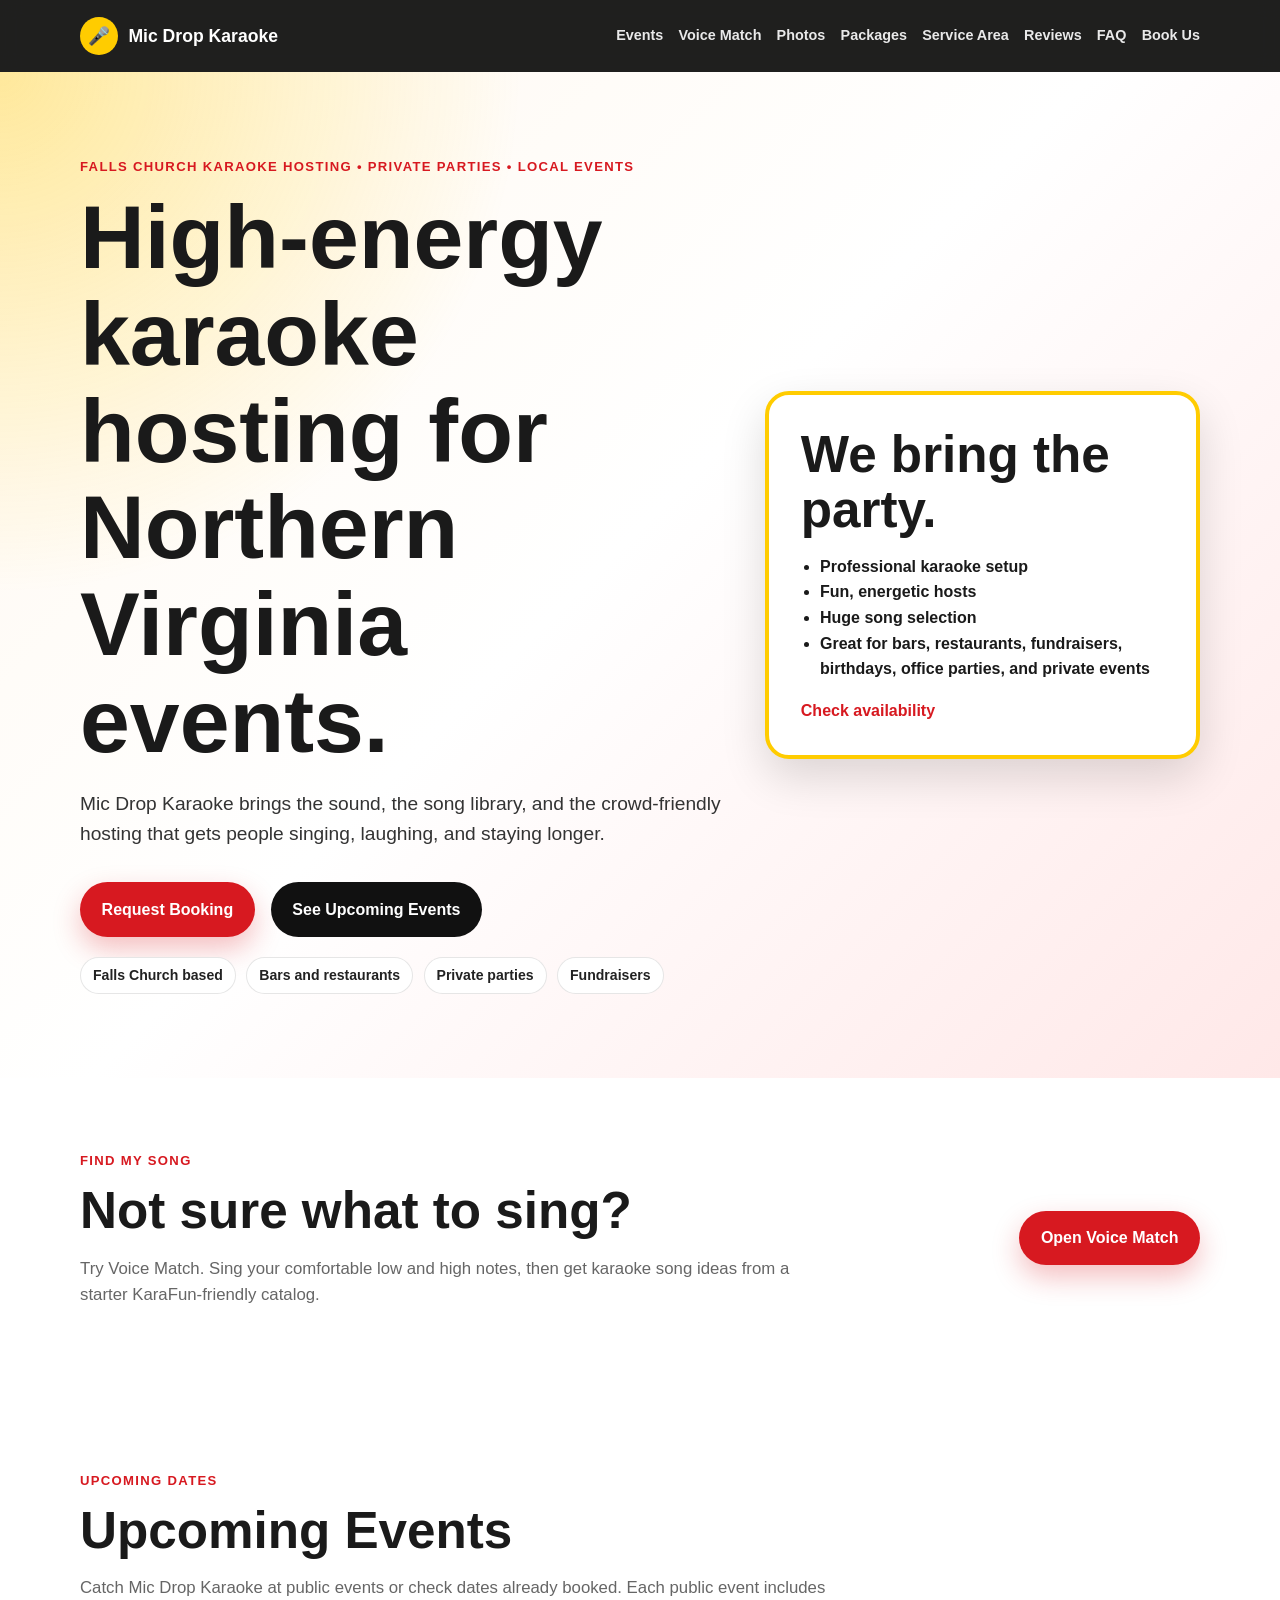
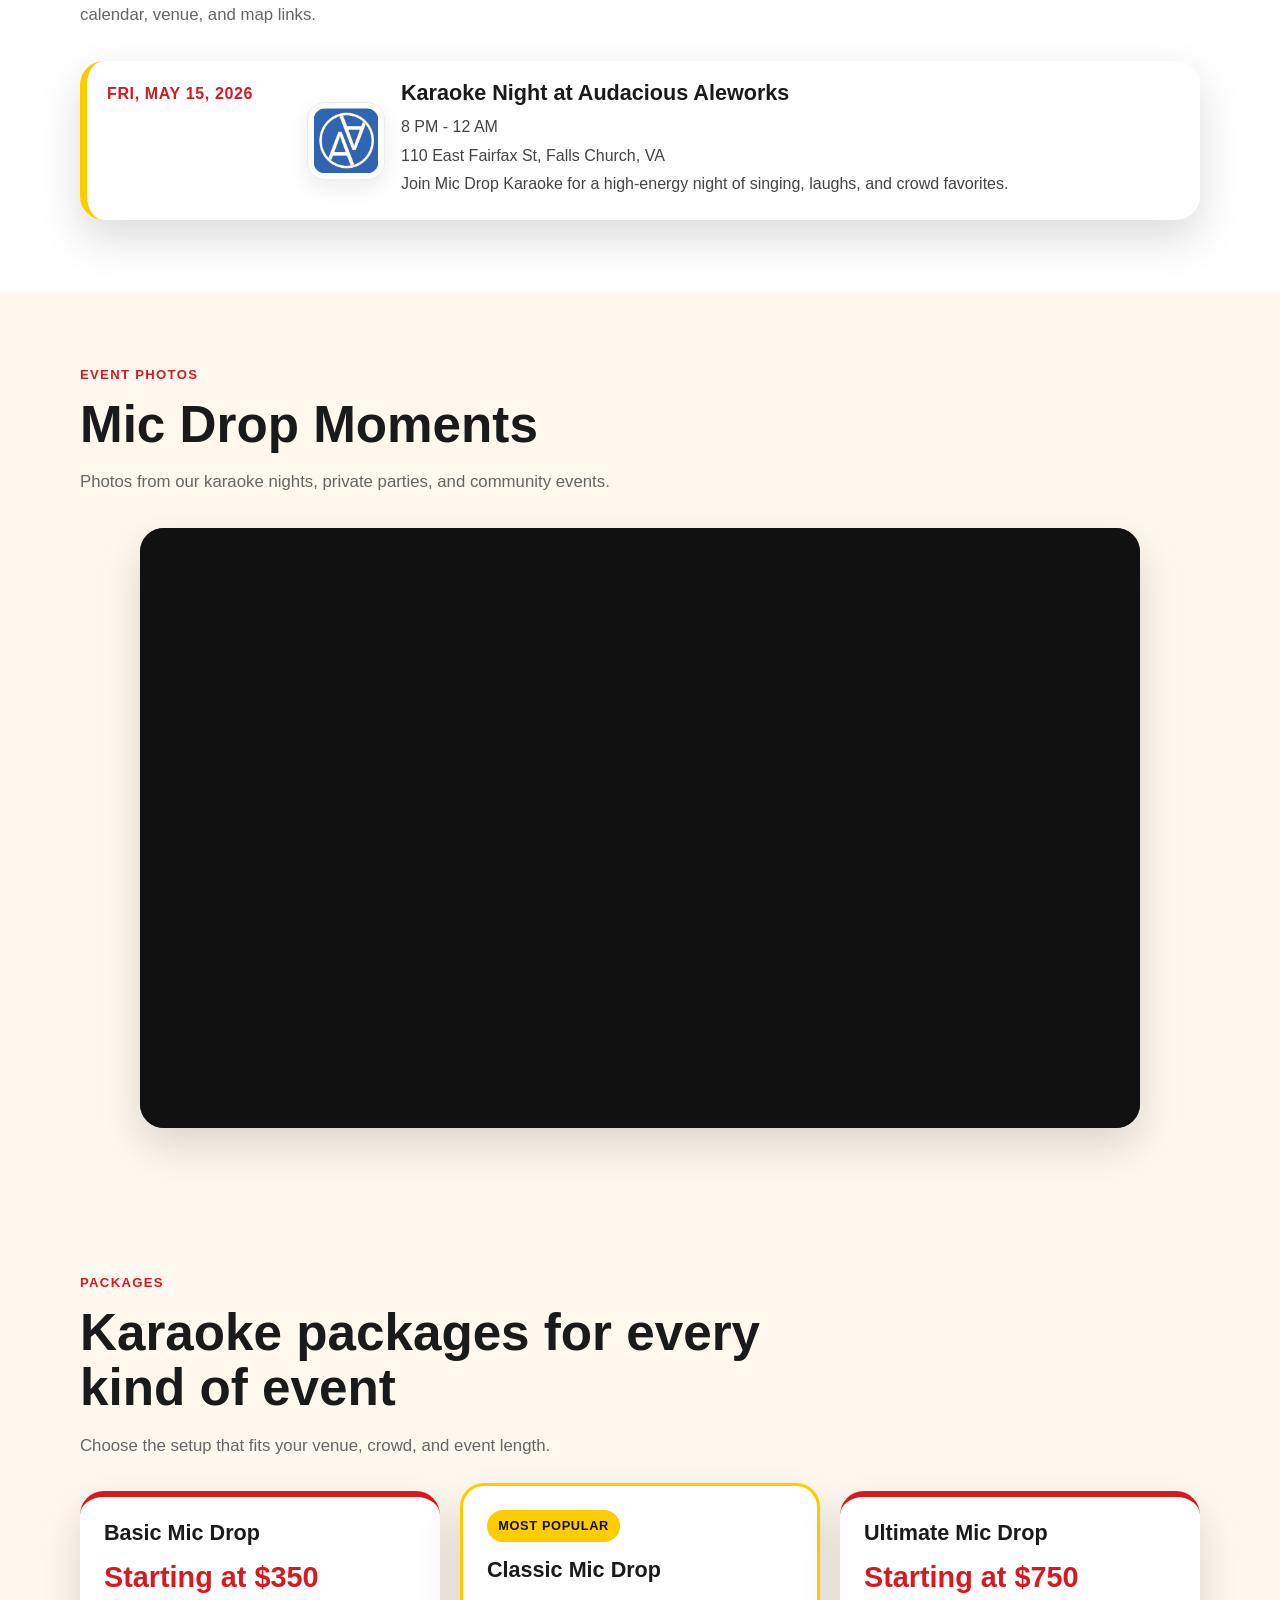
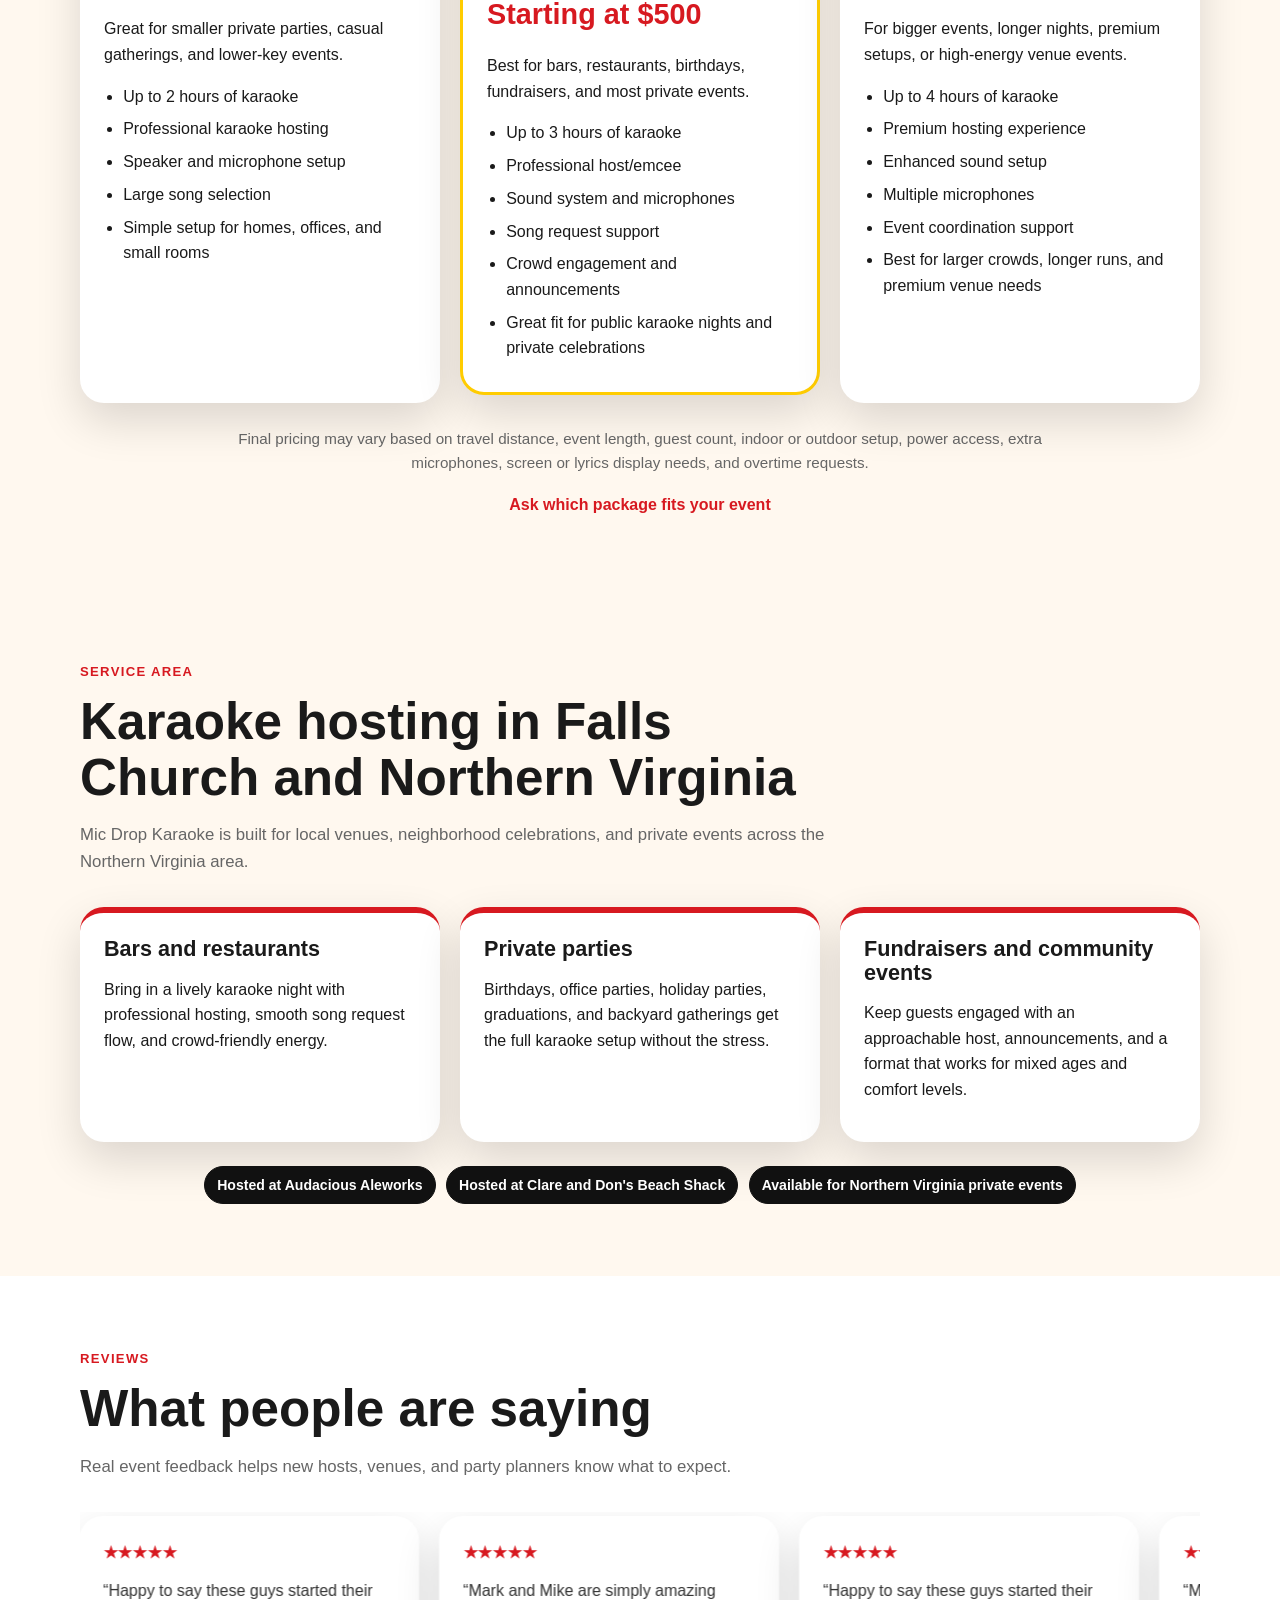
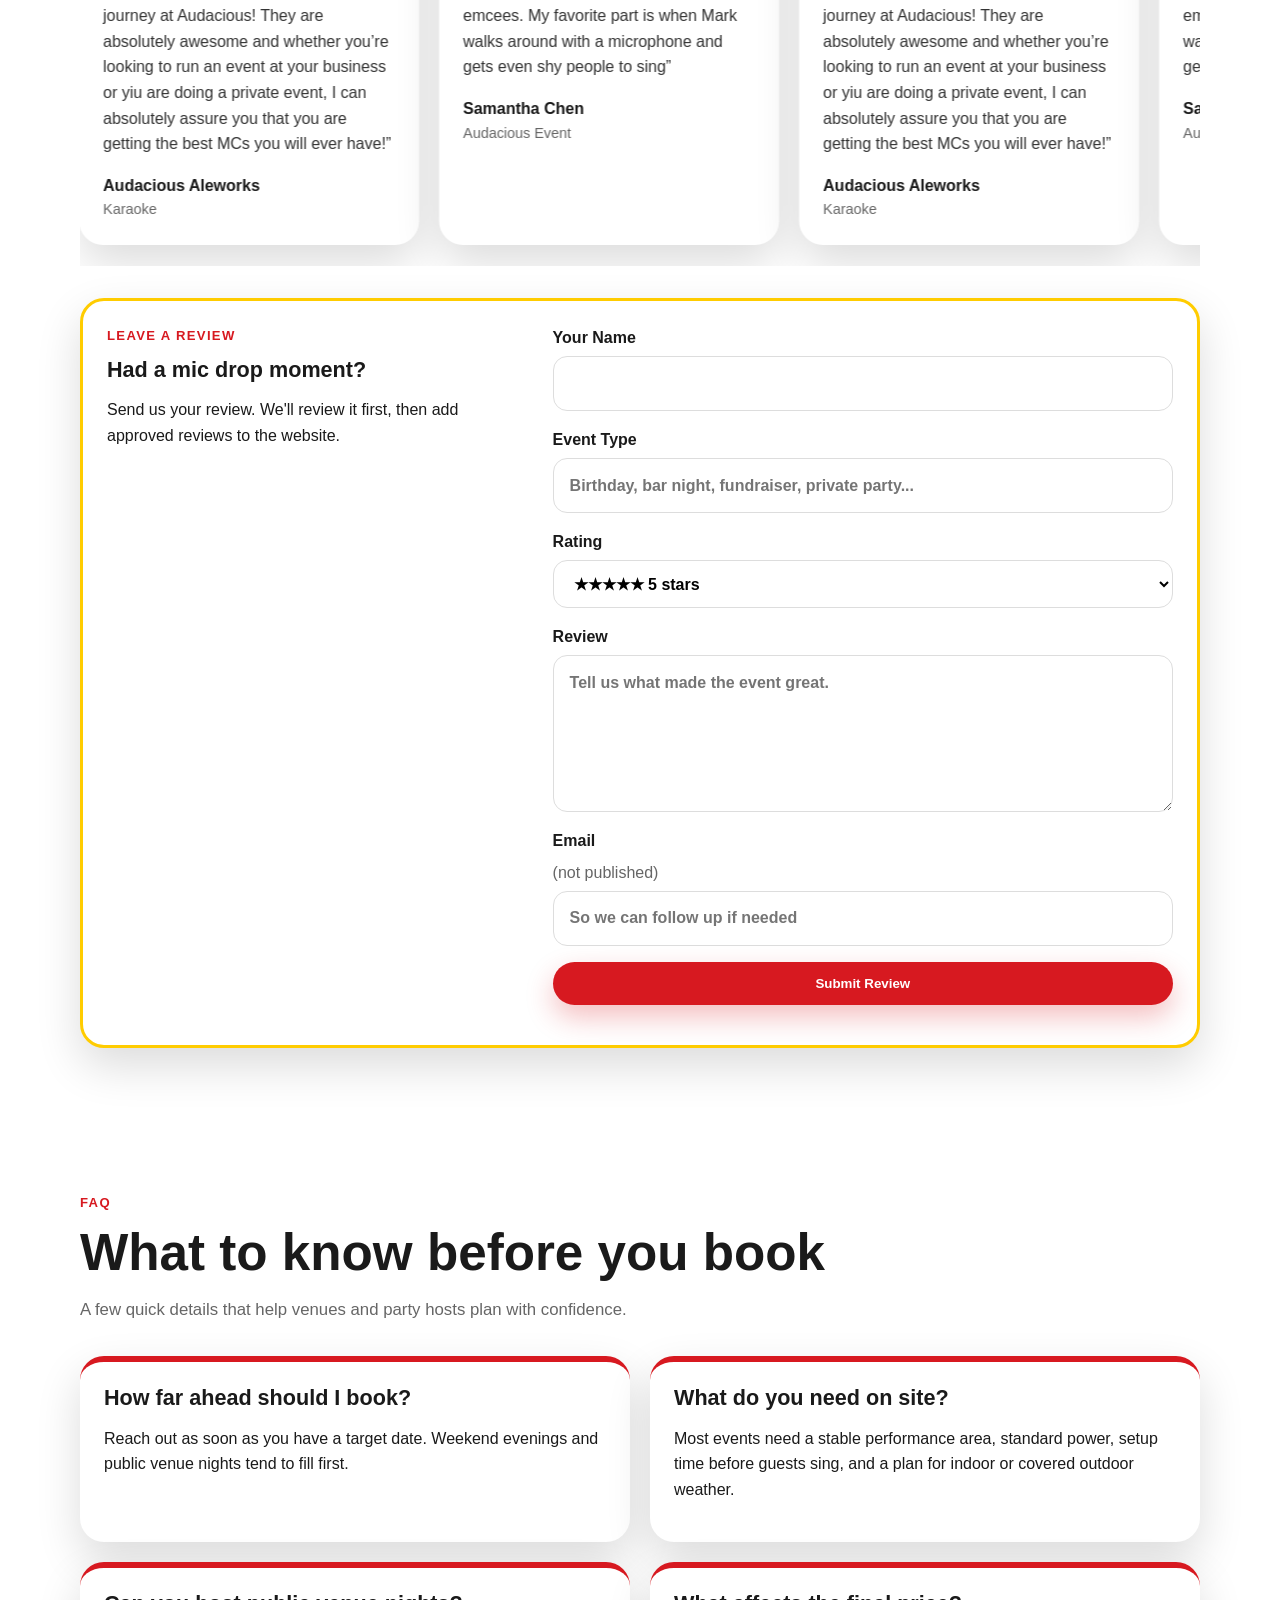
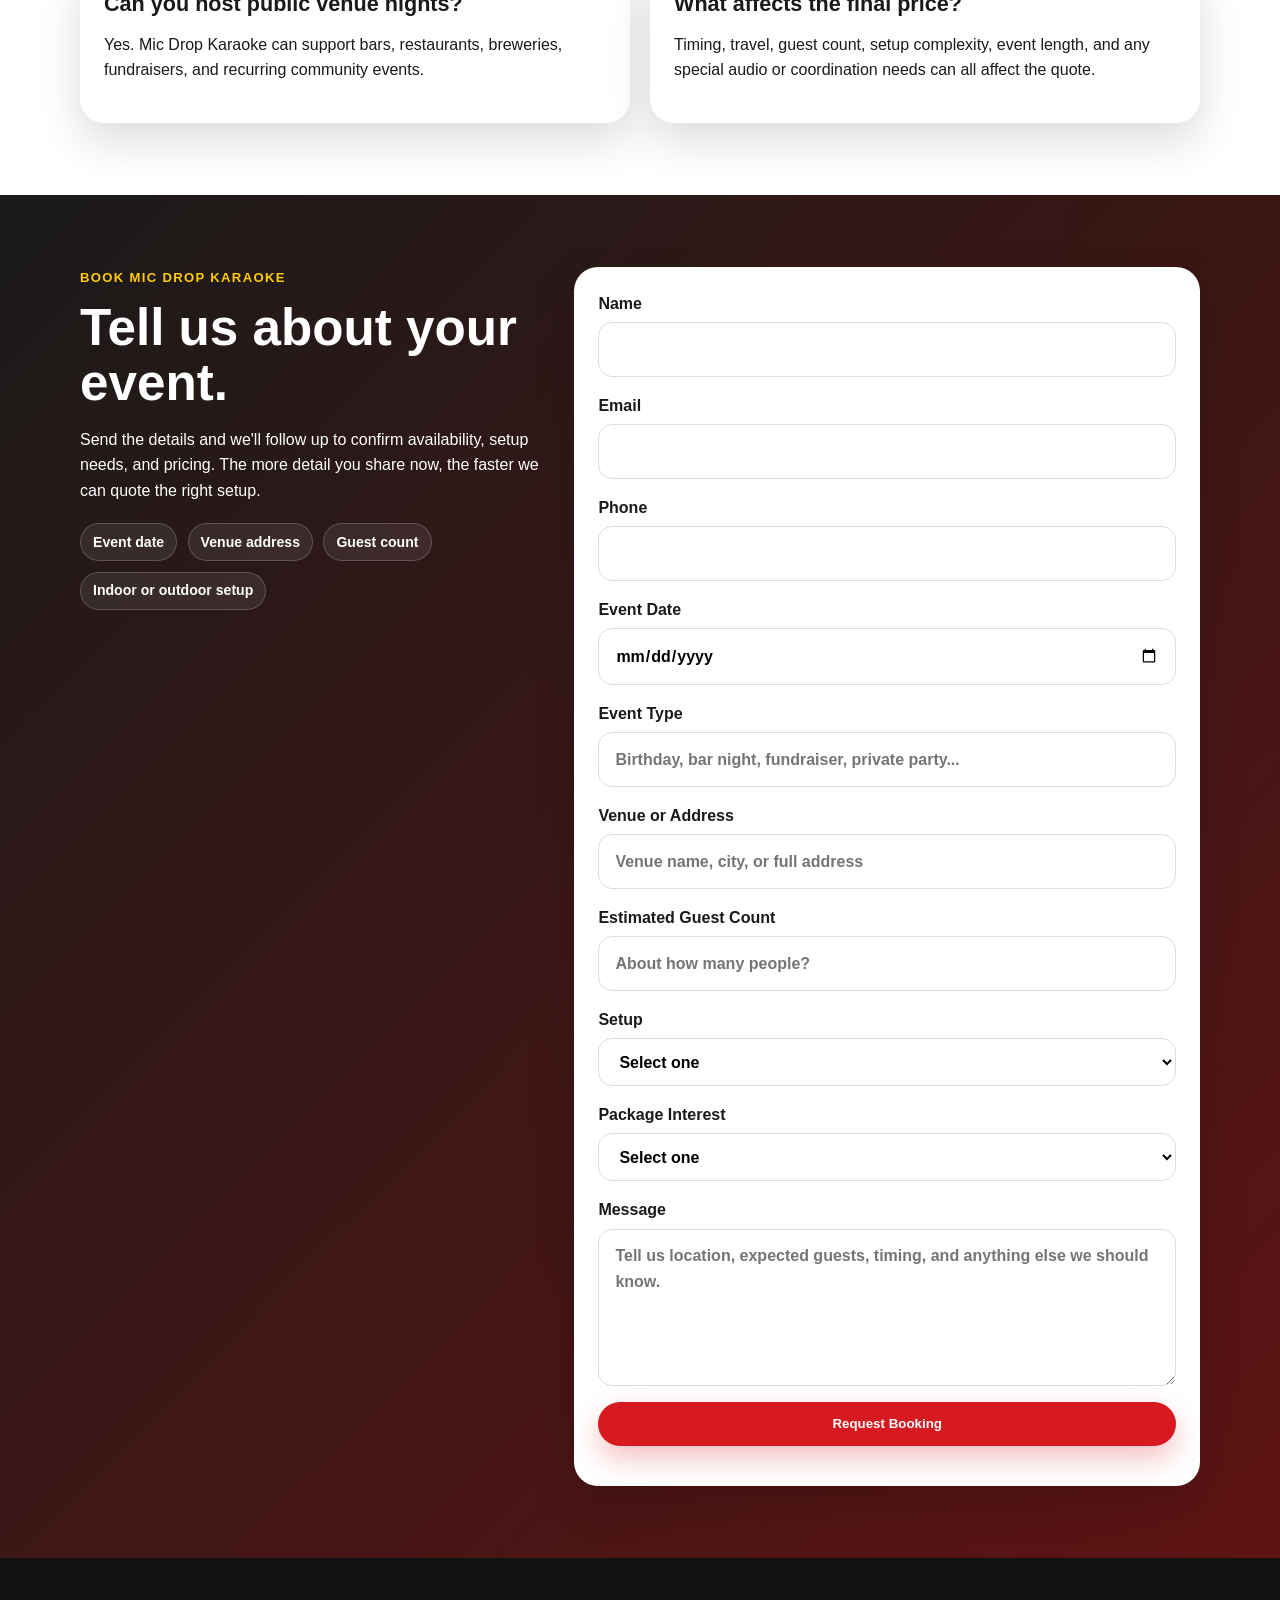
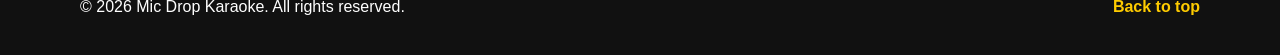
<file: index.html>
<!DOCTYPE html>
<html lang="en">
<head>
  <meta charset="UTF-8" />
  <meta name="viewport" content="width=device-width, initial-scale=1.0" />
  <title>Mic Drop Karaoke | Falls Church &amp; Northern Virginia Karaoke Events</title>
  <meta name="description" content="Mic Drop Karaoke brings high-energy karaoke hosting, professional sound, and unforgettable karaoke fun to private parties, bars, restaurants, fundraisers, and community events in Falls Church and Northern Virginia." />
  <link rel="stylesheet" href="styles.css?v=20260510-voice-match" />
</head>
<body>
  <header class="site-header">
    <div class="container nav-wrap">
      <a class="brand" href="#top" aria-label="Mic Drop Karaoke home"><span class="brand-mark">🎤</span><span>Mic Drop Karaoke</span></a>
      <button class="nav-toggle" id="nav-toggle" aria-label="Open menu">☰</button>
      <nav class="main-nav" id="main-nav" aria-label="Main navigation">
        <a href="#events">Events</a><a href="voice-match.html">Voice Match</a><a href="#photos">Photos</a><a href="#packages">Packages</a><a href="#service-area">Service Area</a><a href="#reviews">Reviews</a><a href="#faq">FAQ</a><a href="#booking">Book Us</a>
      </nav>
    </div>
  </header>

  <main id="top">
    <section class="hero">
      <div class="container hero-grid">
        <div class="hero-copy">
          <p class="eyebrow">Falls Church karaoke hosting • Private parties • Local events</p>
          <h1>High-energy karaoke hosting for Northern Virginia events.</h1>
          <p class="hero-text">Mic Drop Karaoke brings the sound, the song library, and the crowd-friendly hosting that gets people singing, laughing, and staying longer.</p>
          <div class="hero-actions"><a class="button primary" href="#booking">Request Booking</a><a class="button secondary" href="#events">See Upcoming Events</a></div>
          <div class="hero-proof" aria-label="Service highlights"><span>Falls Church based</span><span>Bars and restaurants</span><span>Private parties</span><span>Fundraisers</span></div>
        </div>
        <div class="hero-card">
          <h2>We bring the party.</h2>
          <ul><li>Professional karaoke setup</li><li>Fun, energetic hosts</li><li>Huge song selection</li><li>Great for bars, restaurants, fundraisers, birthdays, office parties, and private events</li></ul>
          <a class="text-link" href="#booking">Check availability</a>
        </div>
      </div>
    </section>

    <section id="song-finder" class="section song-finder-section">
      <div class="container song-finder-teaser">
        <div>
          <p class="eyebrow">Find My Song</p>
          <h2>Not sure what to sing?</h2>
          <p>Try Voice Match. Sing your comfortable low and high notes, then get karaoke song ideas from a starter KaraFun-friendly catalog.</p>
        </div>
        <a class="button primary" href="voice-match.html">Open Voice Match</a>
      </div>
    </section>

    <section id="events" class="section events-section">
      <div class="container">
        <div class="section-heading"><p class="eyebrow">Upcoming Dates</p><h2>Upcoming Events</h2><p>Catch Mic Drop Karaoke at public events or check dates already booked. Each public event includes calendar, venue, and map links.</p></div>
        <div id="events-list" class="event-list">
          <article class="event-card"><div class="event-date">Fri, May 15, 2026</div><div><div class="event-branding"><img class="event-logo" src="audacious-aleworks-logo.jpg" alt="Audacious Aleworks logo" /><div><h3>Karaoke Night at Audacious Aleworks</h3><p class="event-time">8 PM - 12 AM</p><p class="event-location">110 East Fairfax St, Falls Church, VA</p><p class="event-description">Join Mic Drop Karaoke for a high-energy night of singing, laughs, and crowd favorites.</p></div></div></div></article>
        </div>
      </div>
    </section>

    <section id="photos" class="section photos-section">
      <div class="container">
        <div class="section-heading"><p class="eyebrow">Event Photos</p><h2>Mic Drop Moments</h2><p>Photos from our karaoke nights, private parties, and community events.</p></div>
        <div class="smugmug-slideshow-wrap"><iframe src="https://www.smugmug.com/frame/slideshow?key=6Fxv6G&amp;speed=3&amp;transition=fade&amp;autoStart=1&amp;captions=0&amp;navigation=0&amp;playButton=0&amp;randomize=0&amp;transitionSpeed=2" title="Mic Drop Karaoke photo slideshow" width="100%" height="100%" frameborder="0" scrolling="no" allow="autoplay; fullscreen" allowfullscreen></iframe></div>
      </div>
    </section>

    <section id="packages" class="section packages-section">
      <div class="container">
        <div class="section-heading"><p class="eyebrow">Packages</p><h2>Karaoke packages for every kind of event</h2><p>Choose the setup that fits your venue, crowd, and event length.</p></div>
        <div class="card-grid pricing-grid">
          <article class="info-card pricing-card"><h3>Basic Mic Drop</h3><p class="price">Starting at $350</p><p>Great for smaller private parties, casual gatherings, and lower-key events.</p><ul><li>Up to 2 hours of karaoke</li><li>Professional karaoke hosting</li><li>Speaker and microphone setup</li><li>Large song selection</li><li>Simple setup for homes, offices, and small rooms</li></ul></article>
          <article class="info-card pricing-card featured"><div class="featured-label">Most Popular</div><h3>Classic Mic Drop</h3><p class="price">Starting at $500</p><p>Best for bars, restaurants, birthdays, fundraisers, and most private events.</p><ul><li>Up to 3 hours of karaoke</li><li>Professional host/emcee</li><li>Sound system and microphones</li><li>Song request support</li><li>Crowd engagement and announcements</li><li>Great fit for public karaoke nights and private celebrations</li></ul></article>
          <article class="info-card pricing-card"><h3>Ultimate Mic Drop</h3><p class="price">Starting at $750</p><p>For bigger events, longer nights, premium setups, or high-energy venue events.</p><ul><li>Up to 4 hours of karaoke</li><li>Premium hosting experience</li><li>Enhanced sound setup</li><li>Multiple microphones</li><li>Event coordination support</li><li>Best for larger crowds, longer runs, and premium venue needs</li></ul></article>
        </div>
        <div class="pricing-detail"><p class="pricing-note">Final pricing may vary based on travel distance, event length, guest count, indoor or outdoor setup, power access, extra microphones, screen or lyrics display needs, and overtime requests.</p><a class="text-link" href="#booking">Ask which package fits your event</a></div>
      </div>
    </section>

    <section id="service-area" class="section service-section">
      <div class="container">
        <div class="section-heading"><p class="eyebrow">Service Area</p><h2>Karaoke hosting in Falls Church and Northern Virginia</h2><p>Mic Drop Karaoke is built for local venues, neighborhood celebrations, and private events across the Northern Virginia area.</p></div>
        <div class="card-grid"><article class="info-card"><h3>Bars and restaurants</h3><p>Bring in a lively karaoke night with professional hosting, smooth song request flow, and crowd-friendly energy.</p></article><article class="info-card"><h3>Private parties</h3><p>Birthdays, office parties, holiday parties, graduations, and backyard gatherings get the full karaoke setup without the stress.</p></article><article class="info-card"><h3>Fundraisers and community events</h3><p>Keep guests engaged with an approachable host, announcements, and a format that works for mixed ages and comfort levels.</p></article></div>
        <div class="venue-strip" aria-label="Venue proof"><span>Hosted at Audacious Aleworks</span><span>Hosted at Clare and Don's Beach Shack</span><span>Available for Northern Virginia private events</span></div>
      </div>
    </section>

    <section id="reviews" class="section reviews-section">
      <div class="container">
        <div class="section-heading"><p class="eyebrow">Reviews</p><h2>What people are saying</h2><p>Real event feedback helps new hosts, venues, and party planners know what to expect.</p></div>
        <div class="review-marquee" aria-label="Approved customer reviews"><div id="reviews-list" class="review-track"></div></div>
        <div class="review-submit-card"><div><p class="eyebrow">Leave a Review</p><h3>Had a mic drop moment?</h3><p>Send us your review. We'll review it first, then add approved reviews to the website.</p></div>
          <form id="review-form" class="review-form" action="https://mic-drop-review-submit.mark-hazan.workers.dev" method="POST">
            <input type="hidden" name="_subject" value="New Mic Drop Karaoke review submission" /><input type="hidden" name="form_type" value="Review Submission" />
            <label>Your Name<input type="text" name="reviewer_name" required /></label><label>Event Type<input type="text" name="event_type" placeholder="Birthday, bar night, fundraiser, private party..." /></label>
            <label>Rating<select name="rating" required><option value="5">★★★★★ 5 stars</option><option value="4">★★★★ 4 stars</option><option value="3">★★★ 3 stars</option><option value="2">★★ 2 stars</option><option value="1">★ 1 star</option></select></label>
            <label>Review<textarea name="review" rows="5" placeholder="Tell us what made the event great." required></textarea></label><label>Email <span class="optional">(not published)</span><input type="email" name="email" placeholder="So we can follow up if needed" /></label>
            <button class="button primary" type="submit">Submit Review</button><p id="review-status" class="form-status" role="status"></p>
          </form>
        </div>
      </div>
    </section>

    <section id="faq" class="section faq-section">
      <div class="container">
        <div class="section-heading"><p class="eyebrow">FAQ</p><h2>What to know before you book</h2><p>A few quick details that help venues and party hosts plan with confidence.</p></div>
        <div class="faq-grid"><article class="info-card"><h3>How far ahead should I book?</h3><p>Reach out as soon as you have a target date. Weekend evenings and public venue nights tend to fill first.</p></article><article class="info-card"><h3>What do you need on site?</h3><p>Most events need a stable performance area, standard power, setup time before guests sing, and a plan for indoor or covered outdoor weather.</p></article><article class="info-card"><h3>Can you host public venue nights?</h3><p>Yes. Mic Drop Karaoke can support bars, restaurants, breweries, fundraisers, and recurring community events.</p></article><article class="info-card"><h3>What affects the final price?</h3><p>Timing, travel, guest count, setup complexity, event length, and any special audio or coordination needs can all affect the quote.</p></article></div>
      </div>
    </section>

    <section id="booking" class="section booking-section">
      <div class="container booking-grid"><div><p class="eyebrow">Book Mic Drop Karaoke</p><h2>Tell us about your event.</h2><p>Send the details and we'll follow up to confirm availability, setup needs, and pricing. The more detail you share now, the faster we can quote the right setup.</p><div class="booking-checklist"><span>Event date</span><span>Venue address</span><span>Guest count</span><span>Indoor or outdoor setup</span></div></div>
        <form id="booking-form" class="booking-form" action="https://formspree.io/f/xwvaglkv" method="POST">
          <label>Name<input type="text" name="name" required /></label><label>Email<input type="email" name="email" required /></label><label>Phone<input type="tel" name="phone" /></label><label>Event Date<input type="date" name="event_date" /></label><label>Event Type<input type="text" name="event_type" placeholder="Birthday, bar night, fundraiser, private party..." /></label><label>Venue or Address<input type="text" name="event_location" placeholder="Venue name, city, or full address" /></label><label>Estimated Guest Count<input type="number" name="guest_count" min="1" placeholder="About how many people?" /></label>
          <label>Setup<select name="setup_type"><option value="">Select one</option><option value="Indoor">Indoor</option><option value="Outdoor">Outdoor</option><option value="Indoor/Outdoor">Indoor / Outdoor</option><option value="Not sure yet">Not sure yet</option></select></label><label>Package Interest<select name="package_interest"><option value="">Select one</option><option value="Basic Mic Drop">Basic Mic Drop</option><option value="Classic Mic Drop">Classic Mic Drop</option><option value="Ultimate Mic Drop">Ultimate Mic Drop</option><option value="Not sure yet">Not sure yet</option></select></label><label>Message<textarea name="message" rows="5" placeholder="Tell us location, expected guests, timing, and anything else we should know." required></textarea></label>
          <input type="hidden" name="_subject" value="New Mic Drop Karaoke booking request" /><input type="hidden" name="form_type" value="Booking Request" /><button class="button primary" type="submit">Request Booking</button><p id="form-status" class="form-status" role="status"></p>
        </form>
      </div>
    </section>
  </main>

  <footer class="site-footer"><div class="container footer-wrap"><p>© <span id="current-year">2026</span> Mic Drop Karaoke. All rights reserved.</p><a href="#top">Back to top</a></div></footer>
  <script src="sitedata.js?v=20260510-song-finder-2"></script><script src="script-song-finder.js?v=20260510-song-ranking"></script>
</body>
</html>
</file>
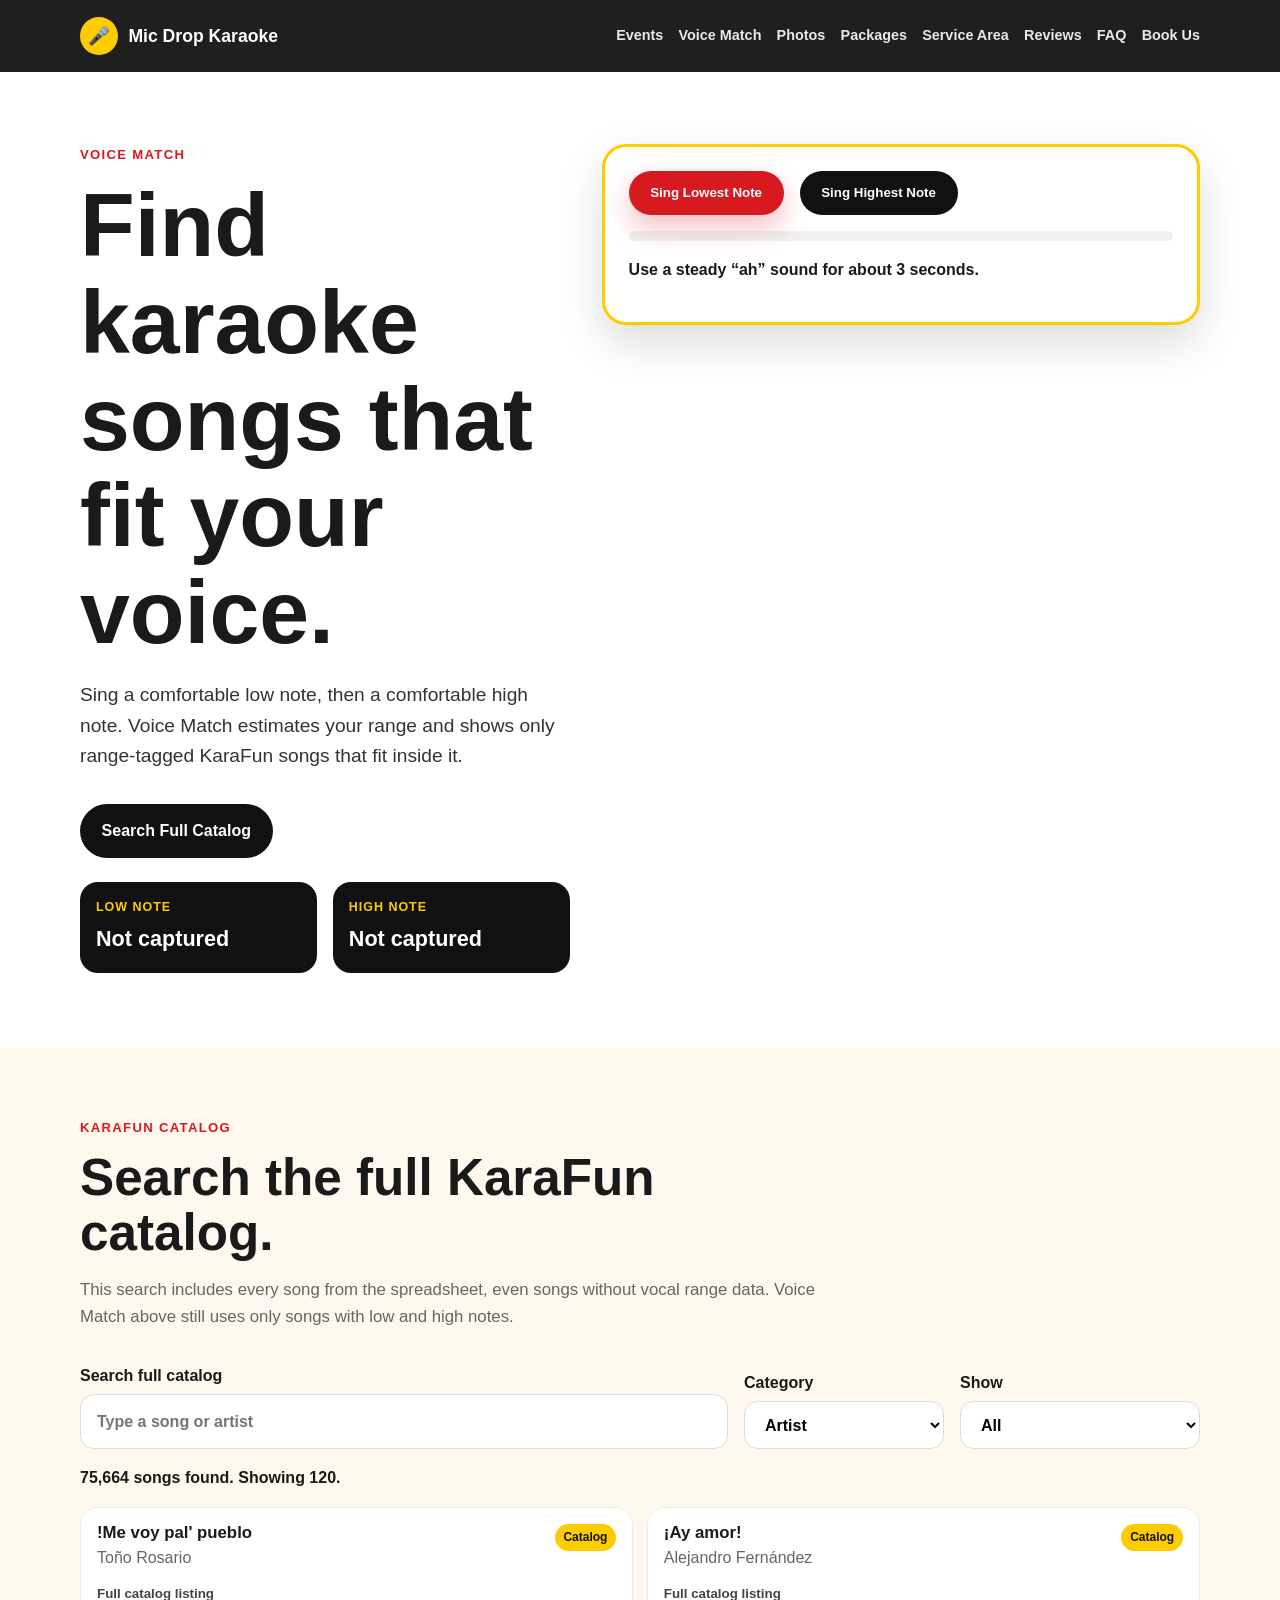
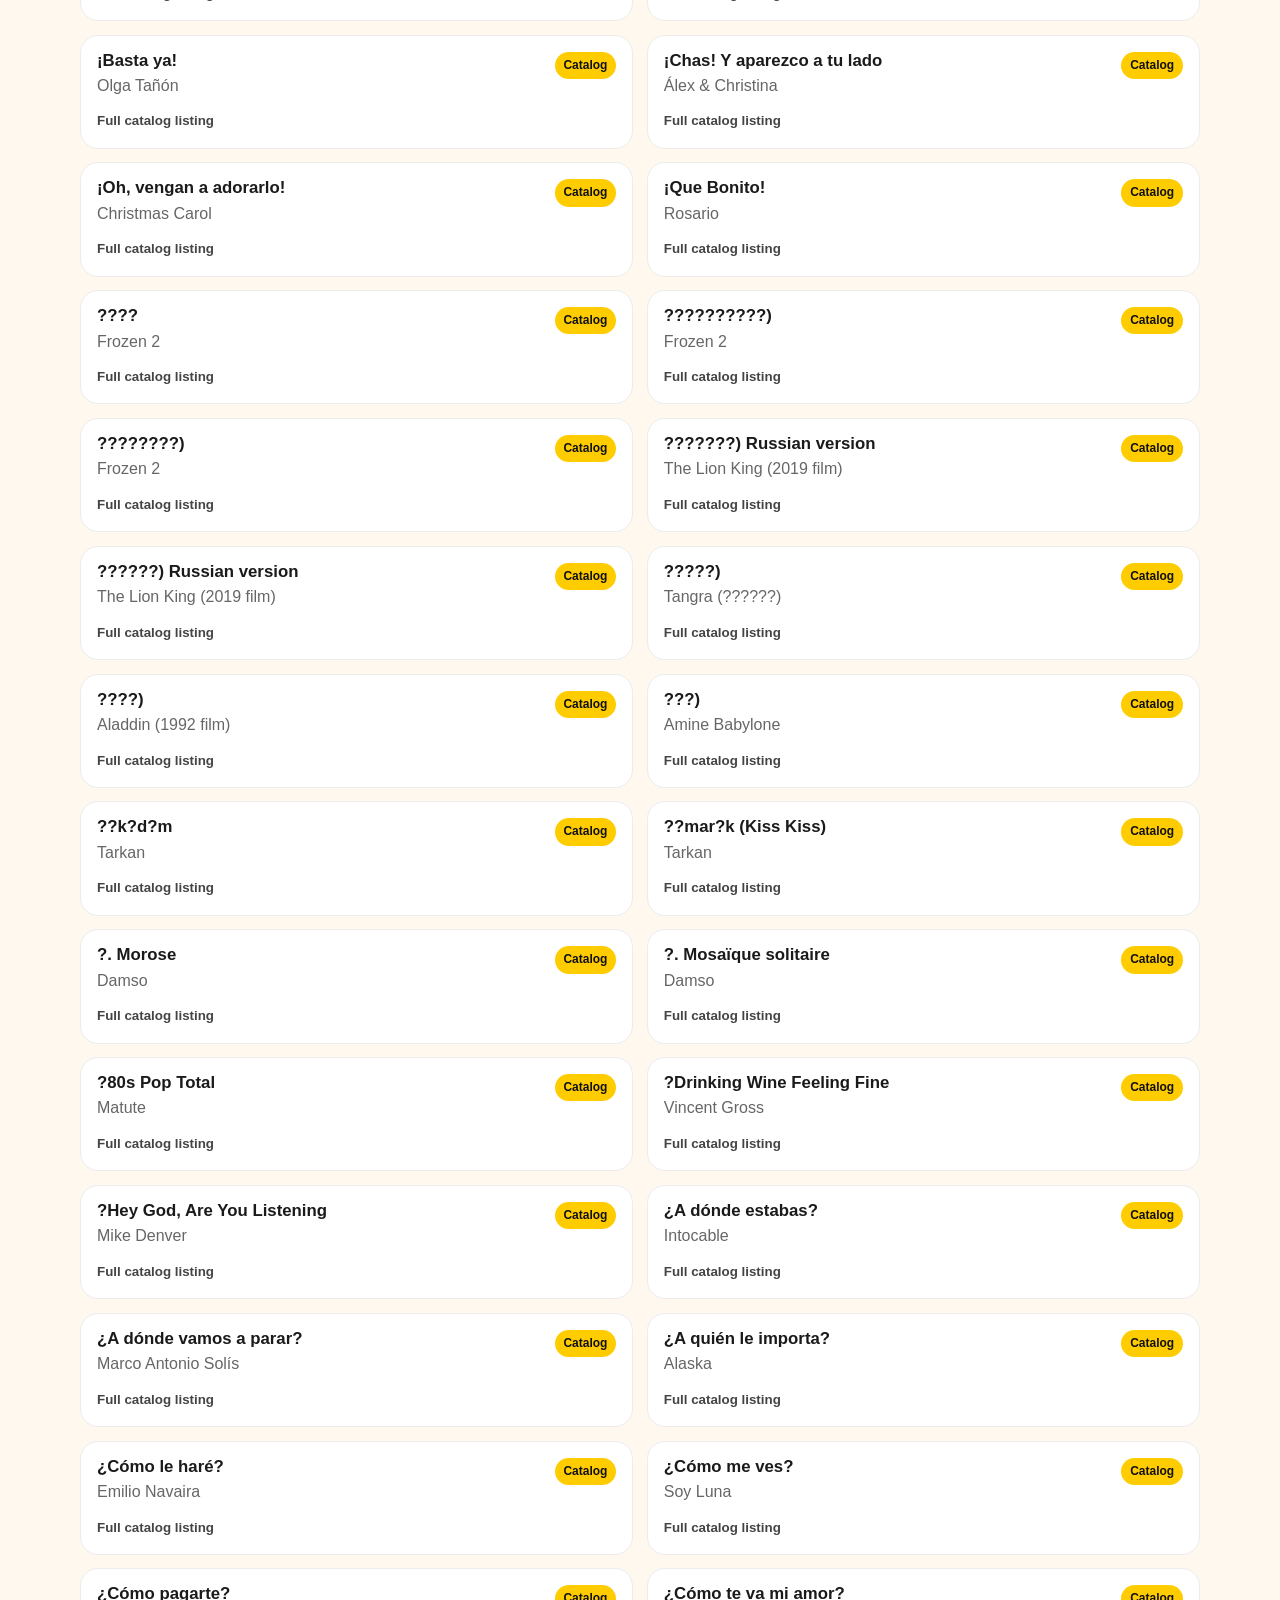
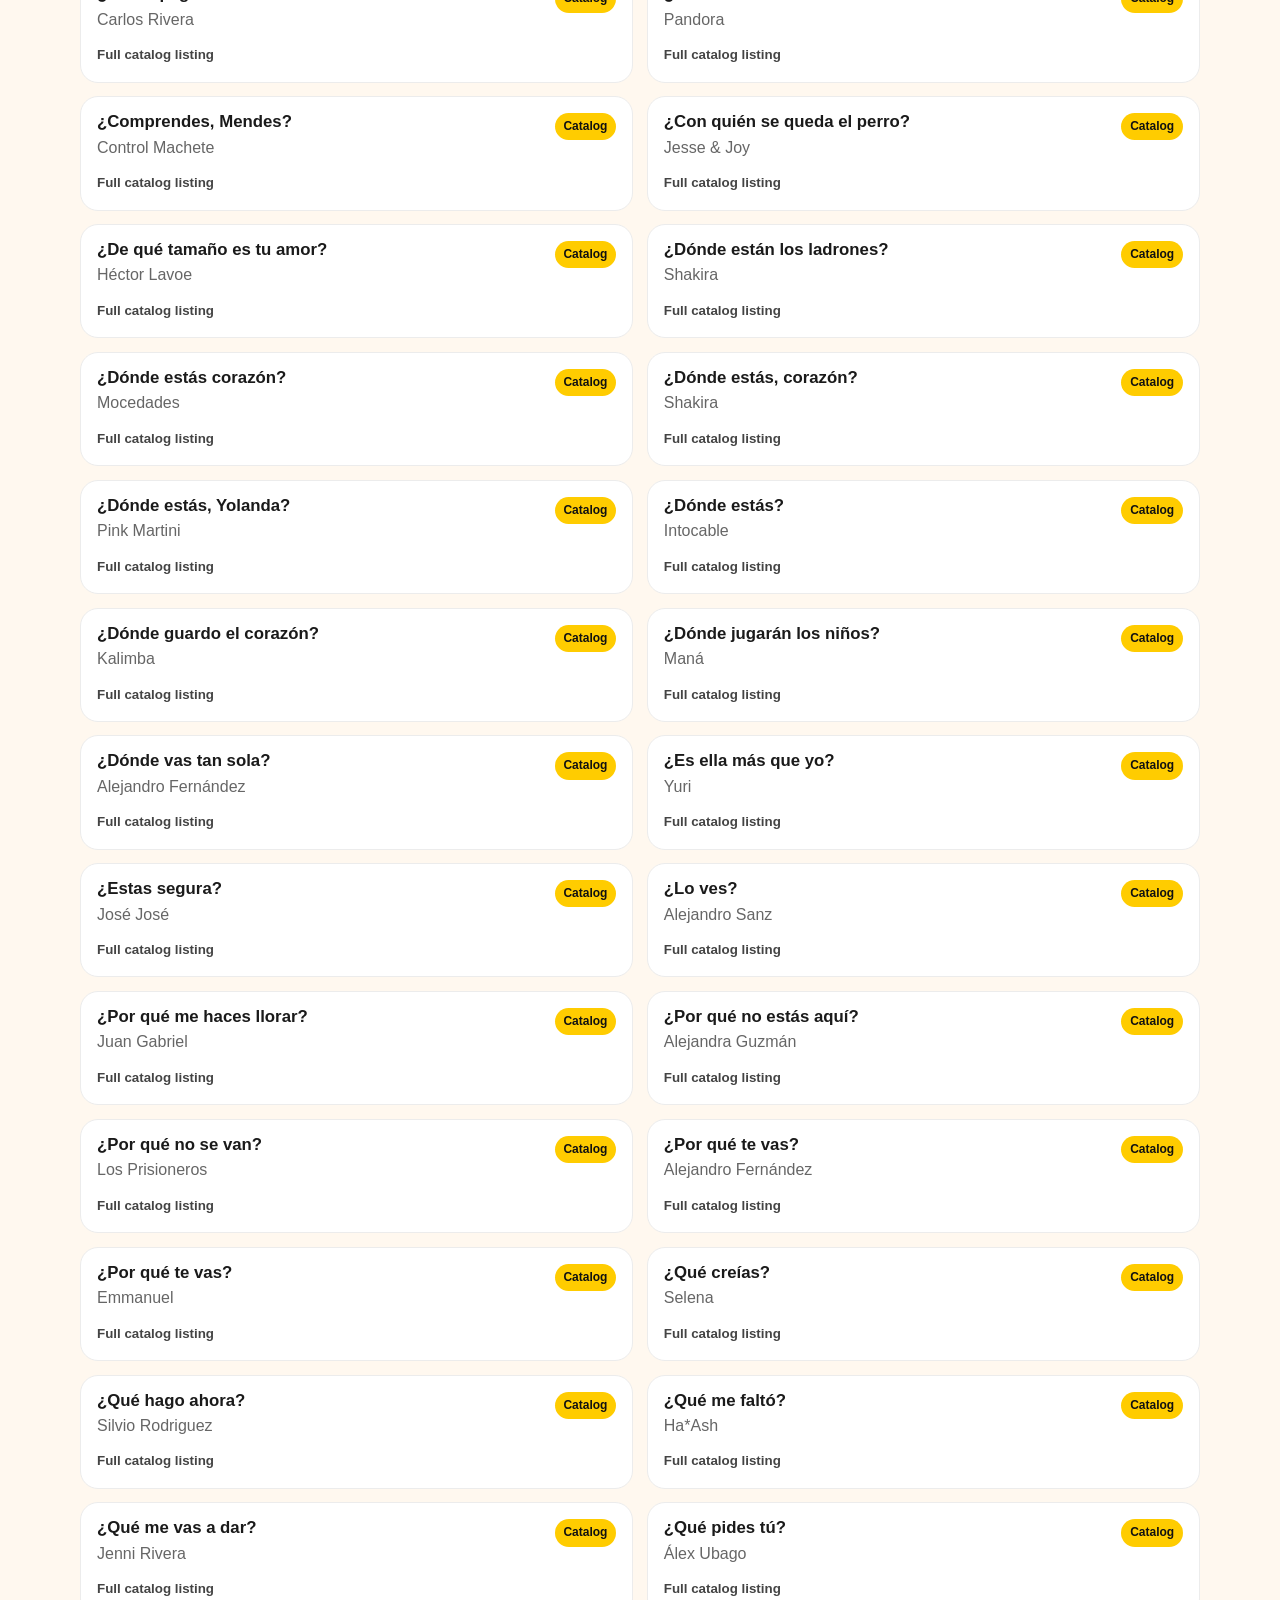
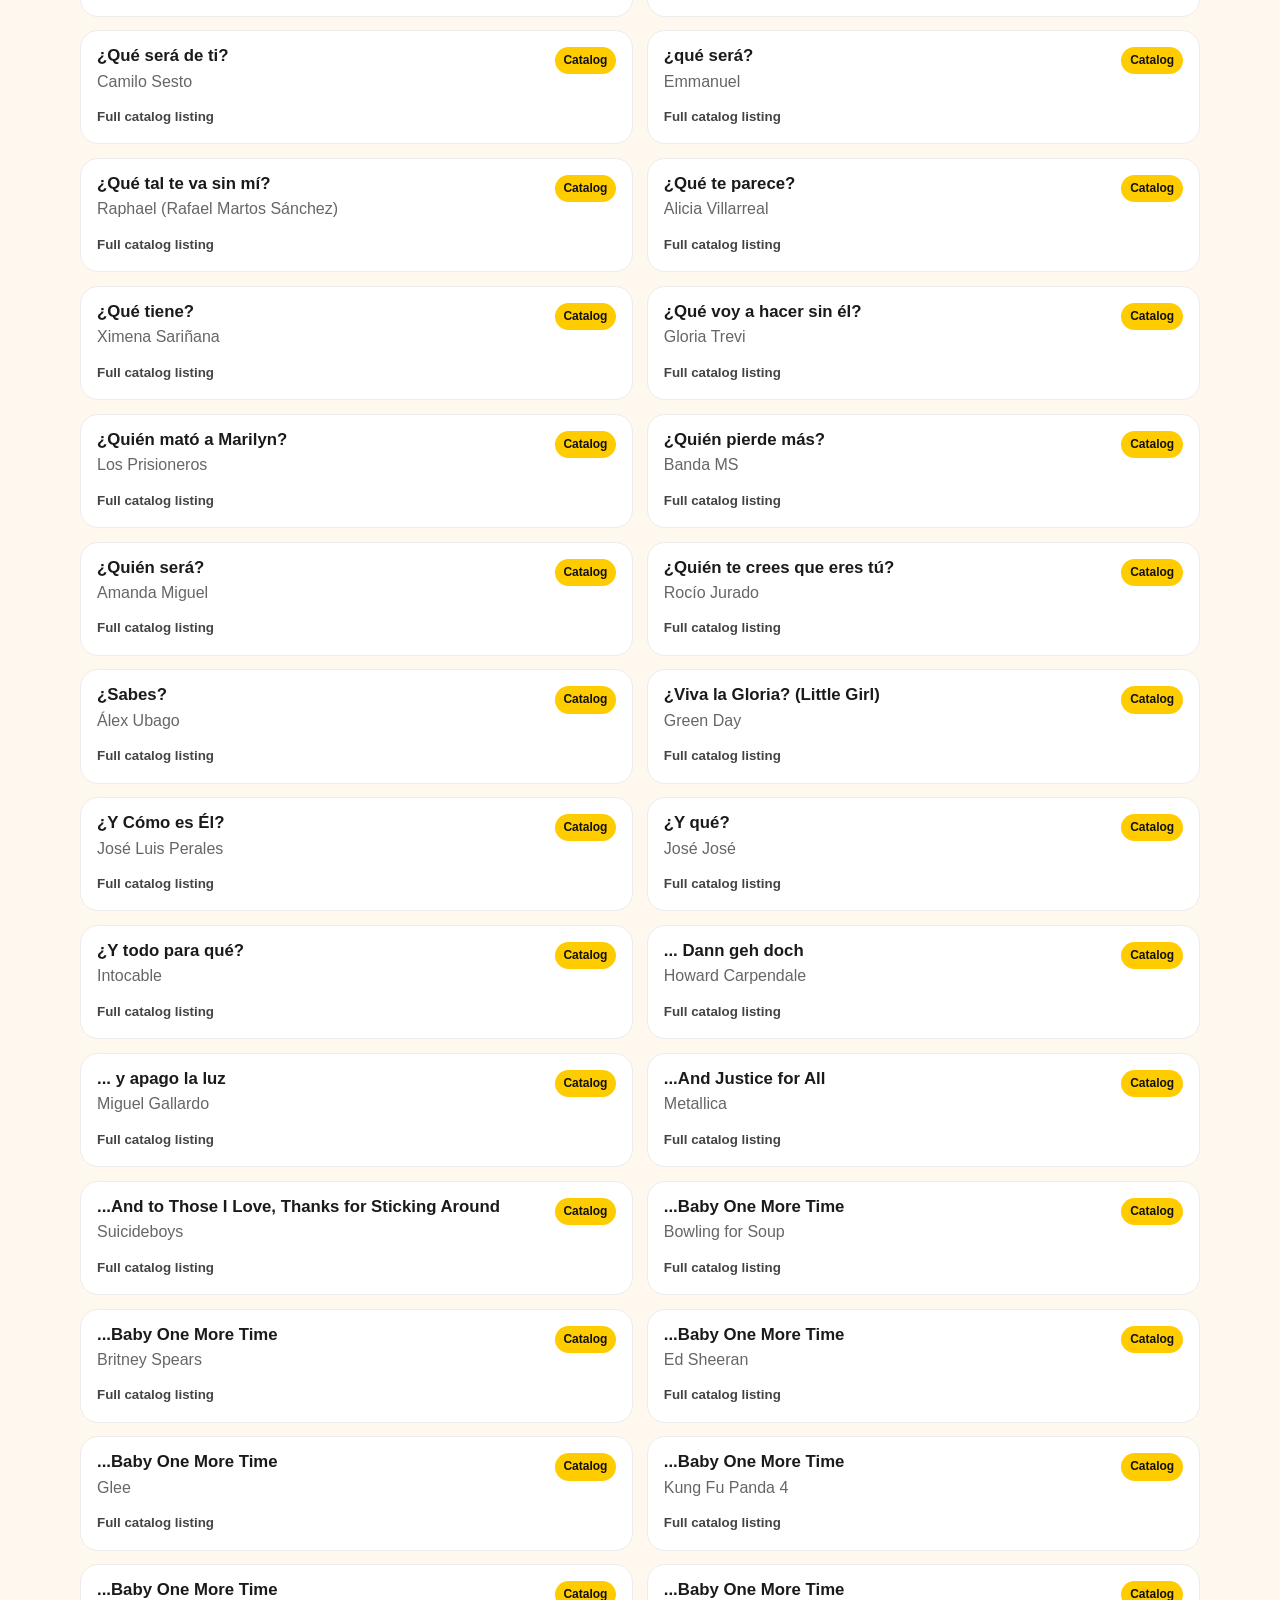
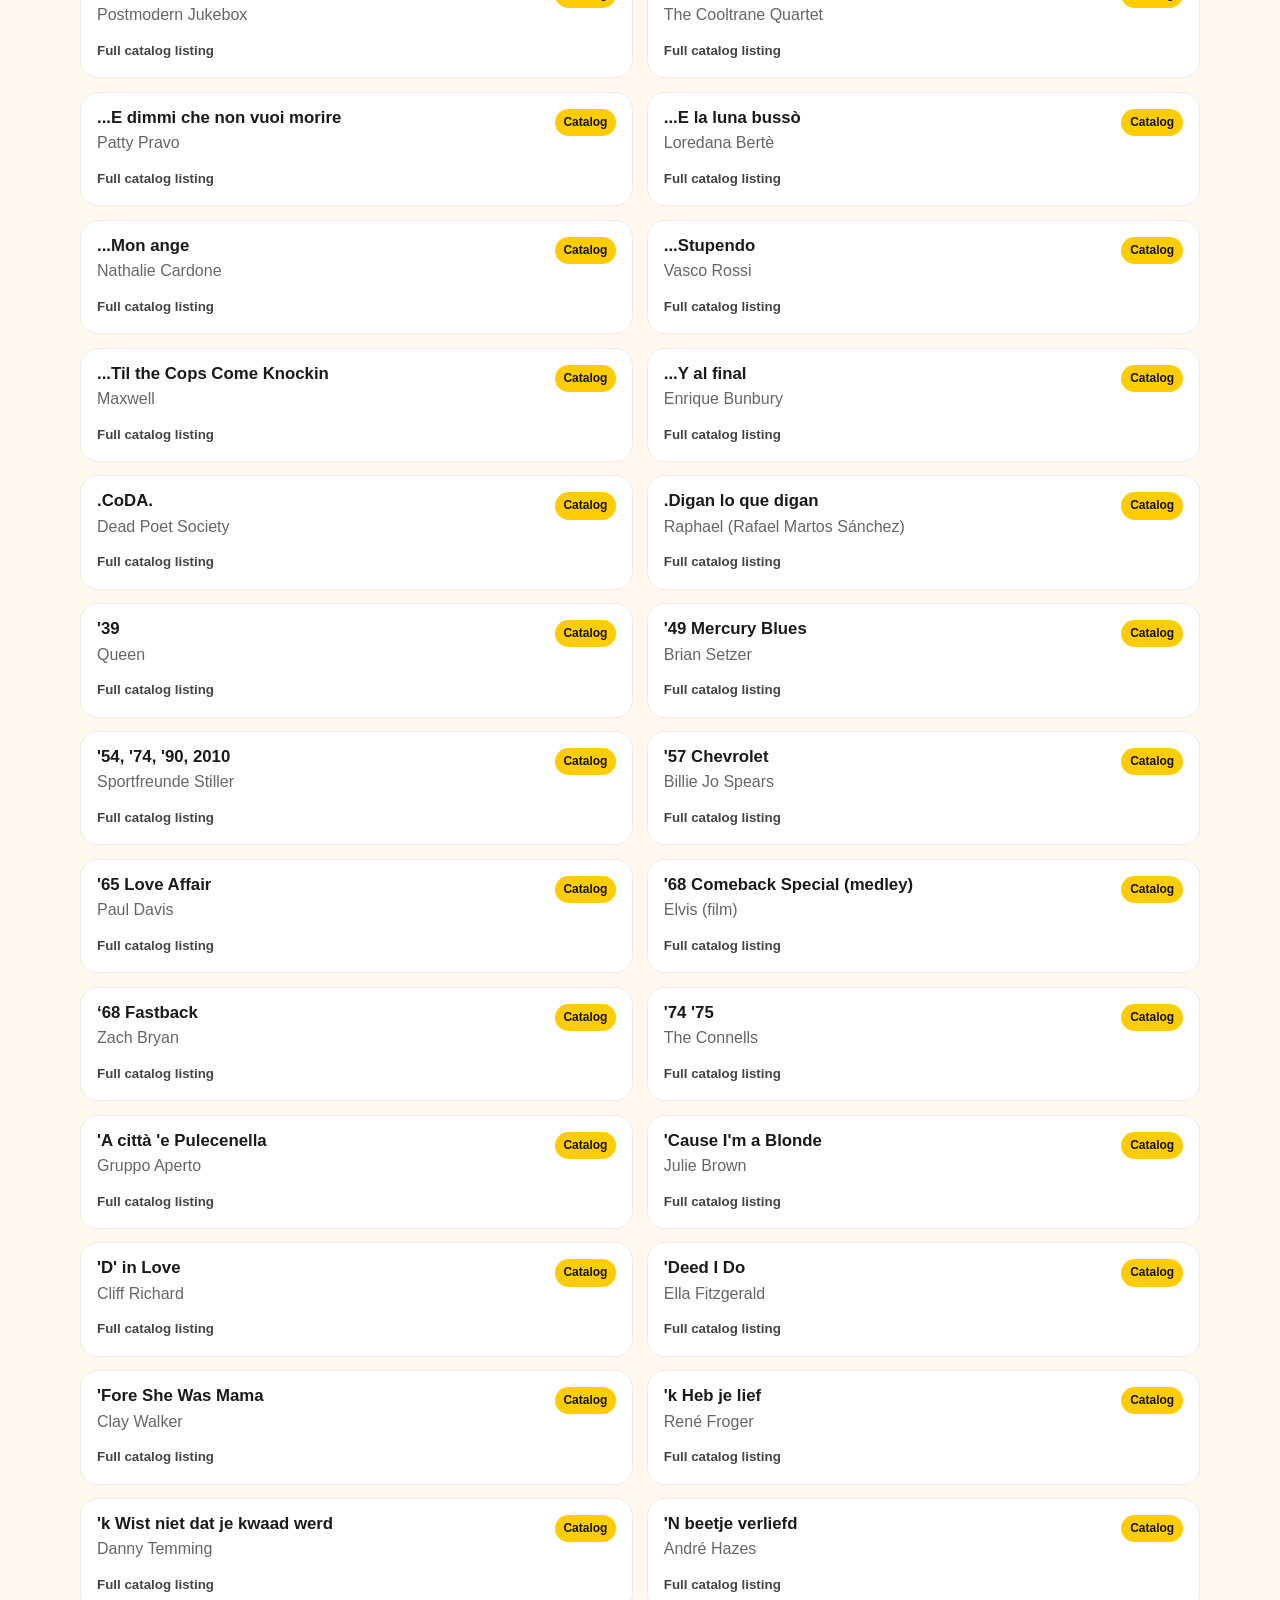
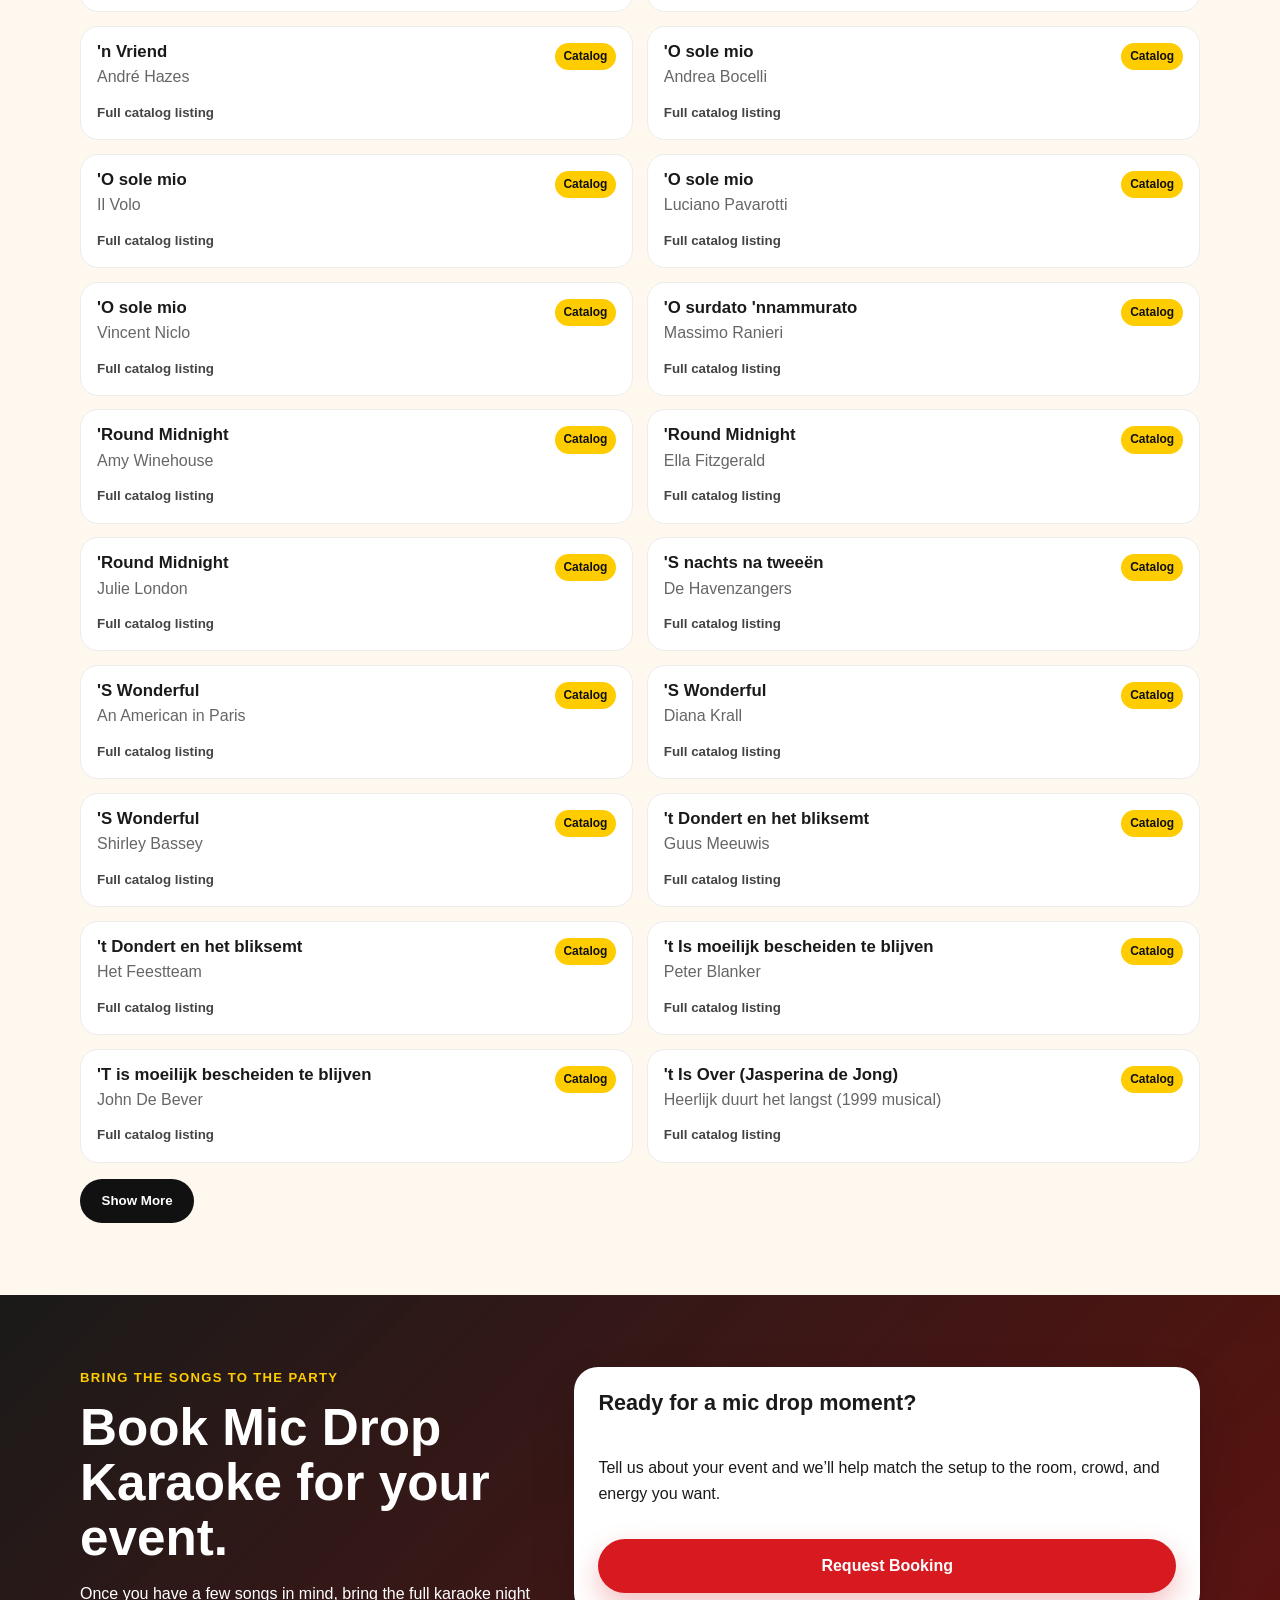
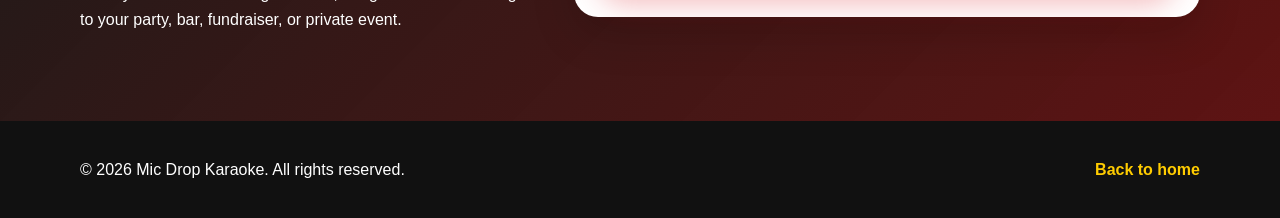
<file: voice-match.html>
<!DOCTYPE html>
<html lang="en">
<head>
  <meta charset="UTF-8" />
  <meta name="viewport" content="width=device-width, initial-scale=1.0" />
  <title>Voice Match | Mic Drop Karaoke Song Finder</title>
  <meta name="description" content="Use Mic Drop Karaoke's Voice Match tool to estimate your low and high notes and find karaoke songs that fit your range." />
  <link rel="stylesheet" href="styles.css?v=20260510-voice-match" />
</head>
<body>
  <header class="site-header">
    <div class="container nav-wrap">
      <a class="brand" href="index.html#top" aria-label="Mic Drop Karaoke home"><span class="brand-mark">🎤</span><span>Mic Drop Karaoke</span></a>
      <button class="nav-toggle" id="nav-toggle" aria-label="Open menu">☰</button>
      <nav class="main-nav" id="main-nav" aria-label="Main navigation">
        <a href="index.html#events">Events</a><a href="voice-match.html">Voice Match</a><a href="index.html#photos">Photos</a><a href="index.html#packages">Packages</a><a href="index.html#service-area">Service Area</a><a href="index.html#reviews">Reviews</a><a href="index.html#faq">FAQ</a><a href="index.html#booking">Book Us</a>
      </nav>
    </div>
  </header>

  <main id="top">
    <section class="section song-finder-section">
      <div class="container song-finder-grid">
        <div>
          <p class="eyebrow">Voice Match</p>
          <h1>Find karaoke songs that fit your voice.</h1>
          <p class="hero-text">Sing a comfortable low note, then a comfortable high note. Voice Match estimates your range and shows only range-tagged KaraFun songs that fit inside it.</p>
          <div class="hero-actions"><a class="button secondary" href="#catalog-search-section">Search Full Catalog</a></div>
          <div class="range-readout" aria-live="polite">
            <div><span>Low note</span><strong id="low-note-output">Not captured</strong></div>
            <div><span>High note</span><strong id="high-note-output">Not captured</strong></div>
          </div>
        </div>

        <div class="song-tool">
          <div class="pitch-actions">
            <button class="button primary" type="button" id="capture-low">Sing Lowest Note</button>
            <button class="button secondary" type="button" id="capture-high">Sing Highest Note</button>
          </div>
          <div class="pitch-meter" aria-hidden="true"><div id="pitch-level"></div></div>
          <p id="song-finder-status" class="form-status" role="status">Use a steady “ah” sound for about 3 seconds.</p>
          <div id="song-results" class="song-results"></div>
        </div>
      </div>
    </section>

    <section id="catalog-search-section" class="section catalog-section">
      <div class="container">
        <div class="section-heading">
          <p class="eyebrow">KaraFun Catalog</p>
          <h2>Search the full KaraFun catalog.</h2>
          <p>This search includes every song from the spreadsheet, even songs without vocal range data. Voice Match above still uses only songs with low and high notes.</p>
        </div>
        <div class="catalog-controls">
          <label>Search full catalog
            <input id="catalog-search" type="search" placeholder="Type a song or artist" />
          </label>
          <label>Category
            <select id="catalog-category-type">
              <option value="artist">Artist</option>
              <option value="voiceType">Voice Type (range-tagged)</option>
              <option value="difficulty">Difficulty (range-tagged)</option>
            </select>
          </label>
          <label>Show
            <select id="catalog-category-value"></select>
          </label>
        </div>
        <p id="catalog-count" class="form-status"></p>
        <div id="catalog-results" class="song-results catalog-results"></div>
        <button class="button secondary catalog-more" type="button" id="catalog-more">Show More</button>
      </div>
    </section>

    <section class="section booking-section">
      <div class="container booking-grid">
        <div>
          <p class="eyebrow">Bring the songs to the party</p>
          <h2>Book Mic Drop Karaoke for your event.</h2>
          <p>Once you have a few songs in mind, bring the full karaoke night to your party, bar, fundraiser, or private event.</p>
        </div>
        <div class="booking-form">
          <h3>Ready for a mic drop moment?</h3>
          <p>Tell us about your event and we’ll help match the setup to the room, crowd, and energy you want.</p>
          <a class="button primary" href="index.html#booking">Request Booking</a>
        </div>
      </div>
    </section>
  </main>

  <footer class="site-footer"><div class="container footer-wrap"><p>© <span id="current-year">2026</span> Mic Drop Karaoke. All rights reserved.</p><a href="index.html#top">Back to home</a></div></footer>
  <script src="sitedata.js?v=20260510-song-finder-2"></script><script src="karafun-catalog.js?v=20260510-range-catalog"></script><script src="script-song-finder.js?v=20260510-range-catalog"></script>
</body>
</html>
</file>
<file: styles.css>
*{box-sizing:border-box}:root{--bg:#fff8ef;--text:#1a1a1a;--muted:#666;--card:#fff;--red:#d71920;--red-dark:#a91118;--yellow:#ffcc00;--ink:#111;--shadow:0 18px 45px rgba(0,0,0,.14);--radius:24px}html{scroll-behavior:smooth}body{margin:0;font-family:Arial,Helvetica,sans-serif;color:var(--text);background:var(--bg);line-height:1.6}a{color:inherit}.container{width:min(1120px,calc(100% - 32px));margin:0 auto}.site-header{position:sticky;top:0;z-index:50;background:rgba(17,17,17,.94);color:#fff;backdrop-filter:blur(10px)}.nav-wrap{display:flex;align-items:center;justify-content:space-between;min-height:72px;gap:1rem}.brand{display:inline-flex;align-items:center;gap:.65rem;font-weight:900;text-decoration:none;font-size:1.1rem}.brand-mark{display:inline-grid;place-items:center;width:38px;height:38px;border-radius:999px;background:var(--yellow);color:var(--ink)}.nav-toggle{display:none;border:0;background:var(--yellow);color:var(--ink);border-radius:12px;padding:.45rem .7rem;font-size:1.35rem;font-weight:900}.main-nav{display:flex;align-items:center;gap:.95rem;font-weight:700;font-size:.9rem}.main-nav a{color:#fff;text-decoration:none;opacity:.9}.main-nav a:hover{opacity:1;color:var(--yellow)}.hero{padding:84px 0;background:radial-gradient(circle at top left,rgba(255,204,0,.35),transparent 32%),linear-gradient(135deg,#fff8ef 0%,#fff 48%,#ffe8e8 100%)}.hero-grid{display:grid;grid-template-columns:minmax(0,1.2fr) minmax(280px,.8fr);gap:2rem;align-items:center}.eyebrow{margin:0 0 .75rem;color:var(--red);font-weight:900;letter-spacing:.1em;text-transform:uppercase;font-size:.82rem}h1,h2,h3{line-height:1.08;margin-top:0}h1{font-size:clamp(2.7rem,7vw,5.7rem);max-width:840px;margin-bottom:1rem}h2{font-size:clamp(2rem,4vw,3.2rem);margin-bottom:.75rem}h3{font-size:1.35rem;margin-bottom:.6rem}.hero-text{max-width:720px;font-size:1.2rem;color:#333}.hero-actions,.hero-proof,.booking-checklist,.venue-strip,.calendar-actions{display:flex;flex-wrap:wrap;gap:.65rem}.hero-actions{gap:1rem;margin-top:2rem}.hero-proof,.booking-checklist{margin-top:1.25rem}.hero-proof span,.booking-checklist span,.venue-strip span{display:inline-flex;width:fit-content;border-radius:999px;padding:.42rem .75rem;background:#fff;border:1px solid rgba(17,17,17,.1);color:#222;font-size:.88rem;font-weight:900}.button{display:inline-flex;align-items:center;justify-content:center;border:0;border-radius:999px;padding:.9rem 1.35rem;font-weight:900;text-decoration:none;cursor:pointer;transition:transform .2s ease,box-shadow .2s ease}.button:hover,.calendar-button:hover{transform:translateY(-2px)}.button.primary{background:var(--red);color:#fff;box-shadow:0 12px 28px rgba(215,25,32,.28)}.button.secondary,.secondary-calendar{background:#111;color:#fff}.hero-card,.info-card,.event-card,.review-card,.booking-form,.review-submit-card{background:var(--card);border-radius:var(--radius);box-shadow:var(--shadow)}.hero-card{padding:2rem;border:4px solid var(--yellow)}.hero-card ul,.pricing-card ul{padding-left:1.2rem;margin:1rem 0 0}.hero-card ul{margin-bottom:0;font-weight:700}.text-link{display:inline-flex;width:fit-content;margin-top:1rem;color:var(--red);font-weight:900;text-decoration:none}.text-link:hover{text-decoration:underline}.section{padding:72px 0}.section-heading{max-width:760px;margin-bottom:2rem}.section-heading p:not(.eyebrow){color:var(--muted);font-size:1.05rem}.events-section,.reviews-section,.faq-section{background:#fff}.event-list{display:grid;gap:1rem}.event-card{display:grid;grid-template-columns:180px minmax(0,1fr);gap:1.25rem;padding:1.25rem;border-left:7px solid var(--yellow)}.event-date{font-weight:900;color:var(--red);text-transform:uppercase;letter-spacing:.04em}.event-time,.event-location,.event-description{margin:.2rem 0;color:#444}.event-branding{display:grid;grid-template-columns:78px minmax(0,1fr);gap:1rem;align-items:center}.event-logo{width:78px;height:78px;object-fit:contain;border-radius:18px;background:#fff;border:1px solid #ececec;box-shadow:0 8px 20px rgba(0,0,0,.08);padding:.35rem}.private-pill{display:inline-flex;width:fit-content;margin-top:.5rem;border-radius:999px;background:#111;color:#fff;padding:.2rem .6rem;font-size:.78rem;font-weight:900}.photos-section,.service-section{background:#fff8ef}.smugmug-slideshow-wrap{width:100%;max-width:1000px;height:600px;margin:2rem auto 0;border-radius:24px;overflow:hidden;box-shadow:var(--shadow);background:#111}.smugmug-slideshow-wrap iframe{width:100%;height:100%;border:0;display:block;background:#111}.card-grid,.review-grid{display:grid;grid-template-columns:repeat(3,minmax(0,1fr));gap:1.25rem}.info-card,.review-card{padding:1.5rem}.info-card{border-top:6px solid var(--red)}.pricing-grid{align-items:stretch}.pricing-card{position:relative}.pricing-card .price{font-size:1.8rem;font-weight:900;color:var(--red);margin:0 0 1rem}.pricing-card li{margin-bottom:.45rem}.pricing-card.featured{border:3px solid var(--yellow);transform:translateY(-8px)}.featured-label{display:inline-flex;width:fit-content;margin-bottom:1rem;padding:.35rem .7rem;border-radius:999px;background:var(--yellow);color:var(--ink);font-size:.8rem;font-weight:900;text-transform:uppercase;letter-spacing:.05em}.pricing-note{margin:0;color:var(--muted);font-size:.95rem}.pricing-detail{max-width:860px;margin:1.5rem auto 0;text-align:center}.venue-strip{justify-content:center;margin-top:1.5rem}.venue-strip span{background:#111;border-color:#111;color:#fff}.faq-grid{display:grid;grid-template-columns:repeat(2,minmax(0,1fr));gap:1.25rem}.review-stars{color:var(--red);letter-spacing:.05em;font-weight:900;margin-bottom:.75rem}.review-card blockquote{margin:0 0 1rem;color:#333}.review-author{font-weight:900}.review-type{color:var(--muted);font-size:.9rem}.review-marquee{overflow:hidden;width:100%;position:relative;padding:.25rem 0 1.25rem}.review-track{display:flex;flex-wrap:nowrap;gap:1.25rem;width:max-content;will-change:transform;transform:translateX(0)}.review-track .review-card{flex:0 0 340px;max-width:340px;min-height:100%}.review-submit-card{display:grid;grid-template-columns:minmax(0,.8fr) minmax(300px,1.2fr);gap:2rem;padding:1.5rem;margin-top:2rem;border:3px solid var(--yellow)}.review-form,.booking-form{display:grid;gap:1rem}.review-form label,.booking-form label{display:grid;gap:.35rem;font-weight:800}.review-form input,.review-form textarea,.review-form select,.booking-form input,.booking-form textarea,.booking-form select{width:100%;border:1px solid #ddd;border-radius:14px;padding:.85rem 1rem;font:inherit;background:#fff}.review-form input:focus,.review-form textarea:focus,.review-form select:focus,.booking-form input:focus,.booking-form textarea:focus,.booking-form select:focus{outline:3px solid rgba(255,204,0,.5);border-color:var(--yellow)}.optional{color:var(--muted);font-weight:500}.booking-section{background:linear-gradient(135deg,rgba(17,17,17,.96),rgba(80,0,0,.92)),radial-gradient(circle at top right,rgba(255,204,0,.3),transparent 30%);color:#fff}.booking-section .eyebrow{color:var(--yellow)}.booking-grid{display:grid;grid-template-columns:minmax(0,.85fr) minmax(300px,1.15fr);gap:2rem;align-items:start}.booking-checklist span{background:rgba(255,255,255,.08);border-color:rgba(255,255,255,.2);color:#fff}.booking-form{padding:1.5rem;color:var(--text)}.form-status{margin:0;font-weight:800}.form-status.success{color:#126b25}.form-status.error{color:var(--red-dark)}.muted{color:var(--muted)}.site-footer{background:#111;color:#fff;padding:1.25rem 0}.footer-wrap{display:flex;justify-content:space-between;gap:1rem;align-items:center}.footer-wrap a{color:var(--yellow);text-decoration:none;font-weight:800}.calendar-actions{margin-top:1rem}.calendar-button{display:inline-flex;align-items:center;justify-content:center;width:fit-content;border-radius:999px;padding:.55rem .9rem;background:var(--red);color:#fff;font-size:.9rem;font-weight:900;text-decoration:none;box-shadow:0 8px 20px rgba(215,25,32,.18);transition:transform .2s ease}@media (max-width:840px){.nav-toggle{display:inline-flex}.main-nav{position:absolute;top:72px;left:16px;right:16px;display:none;flex-direction:column;align-items:flex-start;gap:0;padding:.75rem;background:#111;border-radius:18px;box-shadow:var(--shadow)}.main-nav.open{display:flex}.main-nav a{width:100%;padding:.85rem}.hero-grid,.booking-grid,.review-submit-card,.event-card{grid-template-columns:1fr}.card-grid,.review-grid,.faq-grid{grid-template-columns:1fr}.pricing-card.featured{transform:none}.smugmug-slideshow-wrap{height:420px;border-radius:18px}.section{padding:56px 0}.event-branding{grid-template-columns:64px minmax(0,1fr);gap:.85rem}.event-logo{width:64px;height:64px;border-radius:14px}.review-track .review-card{flex:0 0 280px;max-width:280px}}
.song-finder-section{background:#fff}.song-finder-teaser{display:flex;align-items:center;justify-content:space-between;gap:2rem}.song-finder-teaser p:not(.eyebrow){max-width:720px;color:var(--muted);font-size:1.05rem}.song-finder-grid{display:grid;grid-template-columns:minmax(0,.9fr) minmax(320px,1.1fr);gap:2rem;align-items:start}.song-tool{background:var(--card);border-radius:var(--radius);box-shadow:var(--shadow);border:3px solid var(--yellow);padding:1.5rem}.pitch-actions{display:flex;flex-wrap:wrap;gap:1rem}.pitch-actions .button:disabled{opacity:.65;cursor:wait;transform:none}.range-readout{display:grid;grid-template-columns:repeat(2,minmax(0,1fr));gap:1rem;margin-top:1.5rem}.range-readout div{background:#111;color:#fff;border-radius:18px;padding:1rem}.range-readout span{display:block;color:var(--yellow);font-size:.78rem;text-transform:uppercase;font-weight:900;letter-spacing:.08em}.range-readout strong{display:block;font-size:1.35rem;margin-top:.25rem}.pitch-meter{height:10px;background:#f0f0f0;border-radius:999px;overflow:hidden;margin:1rem 0}.pitch-meter div{height:100%;width:0;background:var(--red);border-radius:999px;transition:width .12s ease}.song-results{display:grid;gap:.85rem;margin-top:1rem}.song-card{display:grid;grid-template-columns:minmax(0,1fr) auto;gap:.75rem;align-items:start;border:1px solid #ececec;border-radius:18px;padding:1rem;background:#fff}.song-card h3{font-size:1.05rem;margin-bottom:.2rem}.song-card p{margin:0;color:var(--muted)}.song-card span{background:var(--yellow);color:var(--ink);border-radius:999px;padding:.25rem .55rem;font-size:.75rem;font-weight:900;white-space:nowrap}.song-card small{grid-column:1/-1;color:#444;font-weight:800}@media (max-width:840px){.song-finder-teaser{display:grid}.song-finder-grid,.range-readout{grid-template-columns:1fr}.song-card{grid-template-columns:1fr}.song-card span{width:fit-content}}
.catalog-section{background:#fff8ef}.catalog-controls{display:grid;grid-template-columns:minmax(280px,1fr) 200px 240px;gap:1rem;align-items:end;margin-bottom:1rem}.catalog-controls label{display:grid;gap:.35rem;font-weight:900}.catalog-controls select,.catalog-controls input{width:100%;border:1px solid #ddd;border-radius:14px;padding:.85rem 1rem;font:inherit;background:#fff}.catalog-controls select:focus,.catalog-controls input:focus{outline:3px solid rgba(255,204,0,.5);border-color:var(--yellow)}.catalog-results{grid-template-columns:repeat(2,minmax(0,1fr))}.catalog-more{margin-top:1rem}.catalog-more[hidden]{display:none}@media (max-width:840px){.catalog-controls,.catalog-results{grid-template-columns:1fr}}
</file>
